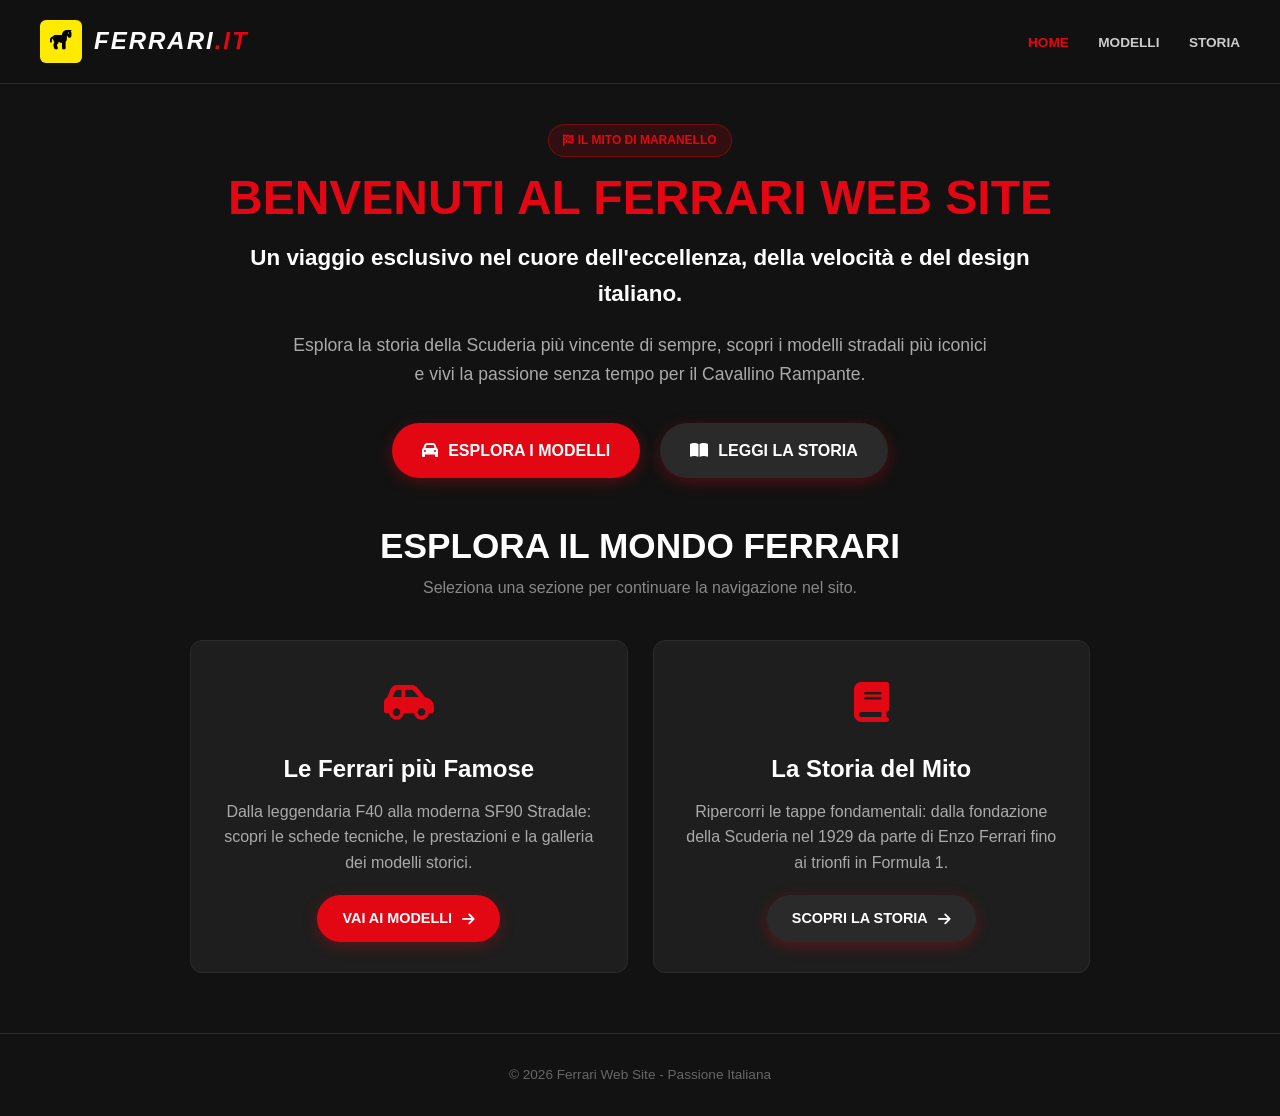
<file: index.html>
<!DOCTYPE html>
<html lang="it">
<head>
    <meta charset="UTF-8">
    <meta name="viewport" content="width=device-width, initial-scale=1.0">
    <title>Home - Ferrari Web Site</title>
    <link rel="stylesheet" type="text/css" href="style.css">
    <link rel="stylesheet" href="https://cdnjs.cloudflare.com/ajax/libs/font-awesome/6.4.0/css/all.min.css">
</head>
<body>

    <header class="navbar">
        <div class="logo">
            <span class="badge-scuderia">
                <i class="fa-solid fa-horse"></i>
            </span>
            <span class="logo-text">FERRARI<span class="dot">.IT</span></span>
        </div>
        <nav>
            <a href="index.html" class="nav-link active">Home</a>
            <a href="famose.html" class="nav-link">Modelli</a>
            <a href="storia.html" class="nav-link">Storia</a>
        </nav>
    </header>

    <!-- Hero Section senza immagine -->
    <section class="hero-section" style="justify-content: center; text-align: center; max-width: 900px;">
        <div class="hero-content" style="flex: none; width: 100%;">
            <span class="sub-badge"><i class="fa-solid fa-flag-checkered"></i> Il Mito di Maranello</span>
            <h1 style="font-size: 3rem;">Benvenuti al Ferrari Web Site</h1>
            <p class="subtitle" style="font-size: 1.4rem; margin-top: 15px;">Un viaggio esclusivo nel cuore dell'eccellenza, della velocità e del design italiano.</p>
            <p class="description" style="font-size: 1.1rem; max-width: 700px; margin: 20px auto;">
                Esplora la storia della Scuderia più vincente di sempre, scopri i modelli stradali più iconici e vivi la passione senza tempo per il Cavallino Rampante.
            </p>
            
            <div style="display: flex; justify-content: center; gap: 20px; flex-wrap: wrap; margin-top: 35px;">
                <a href="famose.html" class="btn-link">
                    <i class="fa-solid fa-car"></i> Esplora i Modelli
                </a>
                <a href="storia.html" class="btn-link" style="background-color: #2a2a2a; color: #ffffff;">
                    <i class="fa-solid fa-book-open"></i> Leggi la Storia
                </a>
            </div>
        </div>
    </section>

    <!-- Sezioni di navigazione rapida -->
    <section class="gallery-section" style="margin-top: 40px;">
        <div class="section-title">
            <h2>Esplora il Mondo Ferrari</h2>
            <p>Seleziona una sezione per continuare la navigazione nel sito.</p>
        </div>

        <div class="grid-ferrari" style="max-width: 900px; margin: 0 auto; grid-template-columns: repeat(auto-fit, minmax(380px, 1fr));">
            
            <div class="card" style="padding: 30px; text-align: center;">
                <div style="font-size: 2.5rem; color: #E30613; margin-bottom: 15px;">
                    <i class="fa-solid fa-car-side"></i>
                </div>
                <h3 style="color: #ffffff; font-size: 1.5rem; margin-bottom: 10px;">Le Ferrari più Famose</h3>
                <p style="color: #aaaaaa; margin-bottom: 20px;">
                    Dalla leggendaria F40 alla moderna SF90 Stradale: scopri le schede tecniche, le prestazioni e la galleria dei modelli storici.
                </p>
                <a href="famose.html" class="btn-link" style="padding: 12px 25px; font-size: 0.9rem; justify-content: center;">
                    Vai ai Modelli <i class="fa-solid fa-arrow-right"></i>
                </a>
            </div>

            <div class="card" style="padding: 30px; text-align: center;">
                <div style="font-size: 2.5rem; color: #E30613; margin-bottom: 15px;">
                    <i class="fa-solid fa-book"></i>
                </div>
                <h3 style="color: #ffffff; font-size: 1.5rem; margin-bottom: 10px;">La Storia del Mito</h3>
                <p style="color: #aaaaaa; margin-bottom: 20px;">
                    Ripercorri le tappe fondamentali: dalla fondazione della Scuderia nel 1929 da parte di Enzo Ferrari fino ai trionfi in Formula 1.
                </p>
                <a href="storia.html" class="btn-link" style="padding: 12px 25px; font-size: 0.9rem; justify-content: center; background-color: #2a2a2a;">
                    Scopri la Storia <i class="fa-solid fa-arrow-right"></i>
                </a>
            </div>

        </div>
    </section>

    <footer>
        <p>© 2026 Ferrari Web Site - Passione Italiana</p>
    </footer>

</body>
</html>
</file>
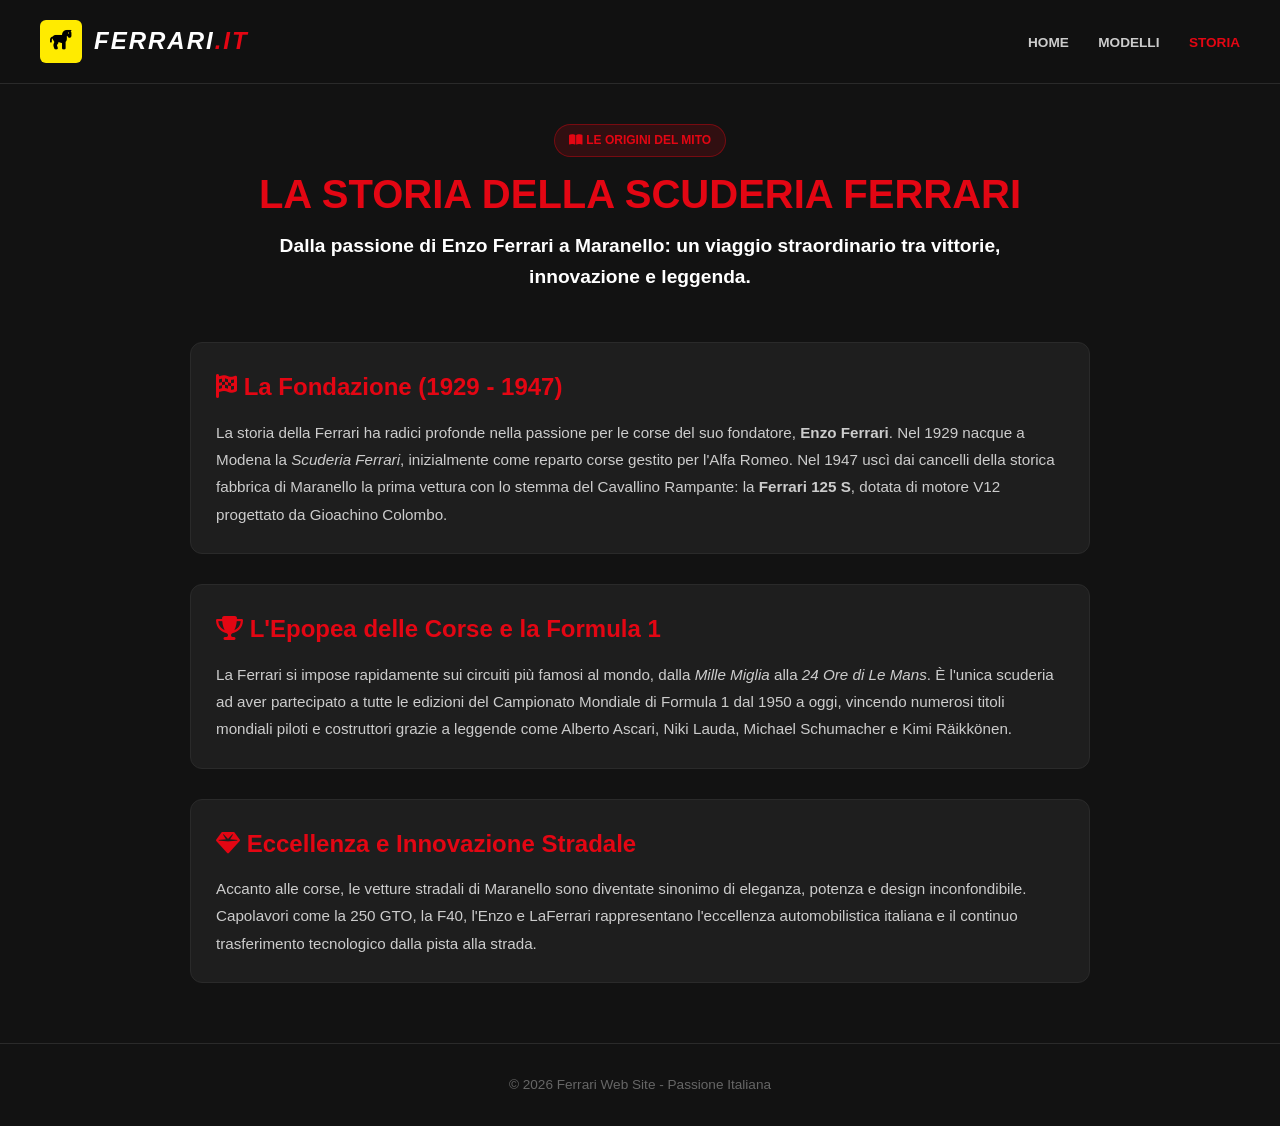
<file: storia.html>
<!DOCTYPE html>
<html lang="it">
<head>
    <meta charset="UTF-8">
    <meta name="viewport" content="width=device-width, initial-scale=1.0">
    <title>Storia - Ferrari Web Site</title>
    <link rel="stylesheet" type="text/css" href="style.css">
    <link rel="stylesheet" href="https://cdnjs.cloudflare.com/ajax/libs/font-awesome/6.4.0/css/all.min.css">
</head>
<body>

    <header class="navbar">
        <div class="logo">
            <span class="badge-scuderia">
                <i class="fa-solid fa-horse"></i>
            </span>
            <span class="logo-text">FERRARI<span class="dot">.IT</span></span>
        </div>
        <nav>
            <a href="index.html" class="nav-link">Home</a>
            <a href="famose.html" class="nav-link">Modelli</a>
            <a href="storia.html" class="nav-link active">Storia</a>
        </nav>
    </header>

    <section class="hero-section" style="flex-direction: column; text-align: center; gap: 20px;">
        <div class="hero-content" style="max-width: 800px; margin: 0 auto;">
            <span class="sub-badge"><i class="fa-solid fa-book-open"></i> Le Origini del Mito</span>
            <h1 style="font-size: 2.5rem;">La Storia della Scuderia Ferrari</h1>
            <p class="subtitle">Dalla passione di Enzo Ferrari a Maranello: un viaggio straordinario tra vittorie, innovazione e leggenda.</p>
        </div>
    </section>

    <section class="gallery-section" style="margin-top: 20px;">
        <div class="grid-ferrari" style="grid-template-columns: 1fr; max-width: 900px; margin: 0 auto; gap: 30px;">
            
            <div class="card" style="padding: 25px;">
                <h3 style="color: #E30613; font-size: 1.5rem; margin-bottom: 12px;"><i class="fa-solid fa-flag-checkered"></i> La Fondazione (1929 - 1947)</h3>
                <p style="color: #cccccc; font-size: 0.95rem; line-height: 1.8;">
                    La storia della Ferrari ha radici profonde nella passione per le corse del suo fondatore, <strong>Enzo Ferrari</strong>. Nel 1929 nacque a Modena la <em>Scuderia Ferrari</em>, inizialmente come reparto corse gestito per l'Alfa Romeo. Nel 1947 uscì dai cancelli della storica fabbrica di Maranello la prima vettura con lo stemma del Cavallino Rampante: la <strong>Ferrari 125 S</strong>, dotata di motore V12 progettato da Gioachino Colombo.
                </p>
            </div>

            <div class="card" style="padding: 25px;">
                <h3 style="color: #E30613; font-size: 1.5rem; margin-bottom: 12px;"><i class="fa-solid fa-trophy"></i> L'Epopea delle Corse e la Formula 1</h3>
                <p style="color: #cccccc; font-size: 0.95rem; line-height: 1.8;">
                    La Ferrari si impose rapidamente sui circuiti più famosi al mondo, dalla <em>Mille Miglia</em> alla <em>24 Ore di Le Mans</em>. È l'unica scuderia ad aver partecipato a tutte le edizioni del Campionato Mondiale di Formula 1 dal 1950 a oggi, vincendo numerosi titoli mondiali piloti e costruttori grazie a leggende come Alberto Ascari, Niki Lauda, Michael Schumacher e Kimi Räikkönen.
                </p>
            </div>

            <div class="card" style="padding: 25px;">
                <h3 style="color: #E30613; font-size: 1.5rem; margin-bottom: 12px;"><i class="fa-solid fa-gem"></i> Eccellenza e Innovazione Stradale</h3>
                <p style="color: #cccccc; font-size: 0.95rem; line-height: 1.8;">
                    Accanto alle corse, le vetture stradali di Maranello sono diventate sinonimo di eleganza, potenza e design inconfondibile. Capolavori come la 250 GTO, la F40, l'Enzo e LaFerrari rappresentano l'eccellenza automobilistica italiana e il continuo trasferimento tecnologico dalla pista alla strada.
                </p>
            </div>

        </div>
    </section>

    <footer>
        <p>© 2026 Ferrari Web Site - Passione Italiana</p>
    </footer>

</body>
</html>
</file>
<file: style.css>
* {
    margin: 0;
    padding: 0;
    box-sizing: border-box;
    font-family: 'Montserrat', sans-serif;
}

body {
    background-color: #121212;
    color: #ffffff;
    line-height: 1.6;
    overflow-x: hidden;
}

.navbar {
    display: flex;
    justify-content: space-between;
    align-items: center;
    padding: 20px 40px;
    background-color: rgba(18, 18, 18, 0.95);
    border-bottom: 1px solid #2a2a2a;
    position: sticky;
    top: 0;
    z-index: 100;
}

.logo {
    display: flex;
    align-items: center;
    gap: 12px;
}

.badge-scuderia {
    background-color: #FFEB00;
    color: #000000;
    padding: 6px 10px;
    border-radius: 6px;
    font-size: 1.2rem;
    font-weight: bold;
}

.logo-text {
    font-size: 1.5rem;
    font-weight: 900;
    letter-spacing: 2px;
    font-style: italic;
}

.logo-text .dot {
    color: #E30613;
}

nav .nav-link {
    color: #cccccc;
    text-decoration: none;
    margin-left: 25px;
    font-weight: 600;
    text-transform: uppercase;
    font-size: 0.85rem;
    transition: color 0.3s ease;
}

nav .nav-link:hover,
nav .nav-link.active {
    color: #E30613;
}

/* Hero Section */
.hero-section {
    display: flex;
    flex-wrap: wrap;
    align-items: center;
    justify-content: space-between;
    max-width: 1200px;
    margin: 40px auto;
    padding: 0 20px;
    gap: 40px;
}

.hero-content {
    flex: 1;
    min-width: 300px;
}

.sub-badge {
    color: #E30613;
    background-color: rgba(227, 6, 19, 0.15);
    border: 1px solid rgba(227, 6, 19, 0.4);
    padding: 6px 14px;
    border-radius: 20px;
    font-size: 0.75rem;
    font-weight: 700;
    text-transform: uppercase;
    display: inline-block;
    margin-bottom: 15px;
}

.hero-content h1 {
    font-size: 2.8rem;
    font-weight: 900;
    color: #E30613;
    text-transform: uppercase;
    line-height: 1.1;
    margin-bottom: 15px;
}

.subtitle {
    font-size: 1.2rem;
    font-weight: 600;
    color: #ffffff;
    margin-bottom: 10px;
}

.description {
    color: #aaaaaa;
    font-size: 0.95rem;
    margin-bottom: 25px;
}

.btn, .btn-link {
    display: inline-flex;
    align-items: center;
    gap: 10px;
    padding: 15px 30px;
    font-size: 1rem;
    font-weight: 700;
    text-transform: uppercase;
    border: none;
    border-radius: 30px;
    cursor: pointer;
    text-decoration: none;
    transition: all 0.3s ease;
    box-shadow: 0 4px 15px rgba(227, 6, 19, 0.3);
    background-color: #E30613;
    color: #ffffff;
}

.btn:hover, .btn-link:hover {
    background-color: #ff1e27;
    transform: translateY(-3px);
    box-shadow: 0 6px 20px rgba(227, 6, 19, 0.5);
}

.hero-image-container {
    flex: 1;
    min-width: 300px;
    position: relative;
}

.main-img {
    width: 100%;
    border-radius: 15px;
    border: 2px solid #2a2a2a;
    box-shadow: 0 10px 30px rgba(0, 0, 0, 0.7);
    display: block;
}

.img-caption {
    position: absolute;
    bottom: 15px;
    right: 15px;
    background-color: rgba(0, 0, 0, 0.8);
    padding: 6px 14px;
    border-radius: 8px;
    font-size: 0.8rem;
    font-weight: 700;
    color: #FFEB00;
}

.gallery-section {
    max-width: 1200px;
    margin: 60px auto;
    padding: 0 20px;
    transition: all 0.5s ease-in-out;
}

.gallery-section.hidden {
    display: none;
}

.section-title {
    text-align: center;
    margin-bottom: 40px;
}

.section-title h2 {
    font-size: 2.2rem;
    font-weight: 900;
    color: #ffffff;
    text-transform: uppercase;
}

.section-title p {
    color: #888888;
}

.grid-ferrari {
    display: grid;
    grid-template-columns: repeat(auto-fit, minmax(260px, 1fr));
    gap: 25px;
}

.card {
    background-color: #1e1e1e;
    border-radius: 12px;
    overflow: hidden;
    border: 1px solid #2a2a2a;
    transition: transform 0.3s ease, border-color 0.3s ease;
}

.card:hover {
    transform: translateY(-8px);
    border-color: #E30613;
}

.card-img-wrapper {
    position: relative;
    height: 180px;
}

.card-img-wrapper img {
    width: 100%;
    height: 100%;
    object-fit: cover;
}

.year-badge {
    position: absolute;
    top: 10px;
    right: 10px;
    background-color: rgba(0, 0, 0, 0.75);
    color: #FFEB00;
    padding: 4px 10px;
    border-radius: 6px;
    font-size: 0.75rem;
    font-weight: 800;
}

.card-body {
    padding: 20px;
}

.card-body h3 {
    color: #E30613;
    font-size: 1.3rem;
    font-weight: 800;
    margin-bottom: 10px;
}

.card-body p {
    font-size: 0.85rem;
    color: #cccccc;
    margin-bottom: 15px;
}

.card-specs {
    border-top: 1px solid #2a2a2a;
    padding-top: 10px;
    display: flex;
    justify-content: space-between;
    font-size: 0.8rem;
    color: #888888;
}

.card-specs strong {
    color: #ffffff;
}

footer {
    text-align: center;
    padding: 30px;
    border-top: 1px solid #2a2a2a;
    color: #666666;
    font-size: 0.85rem;
    margin-top: 60px;
}
</file>
